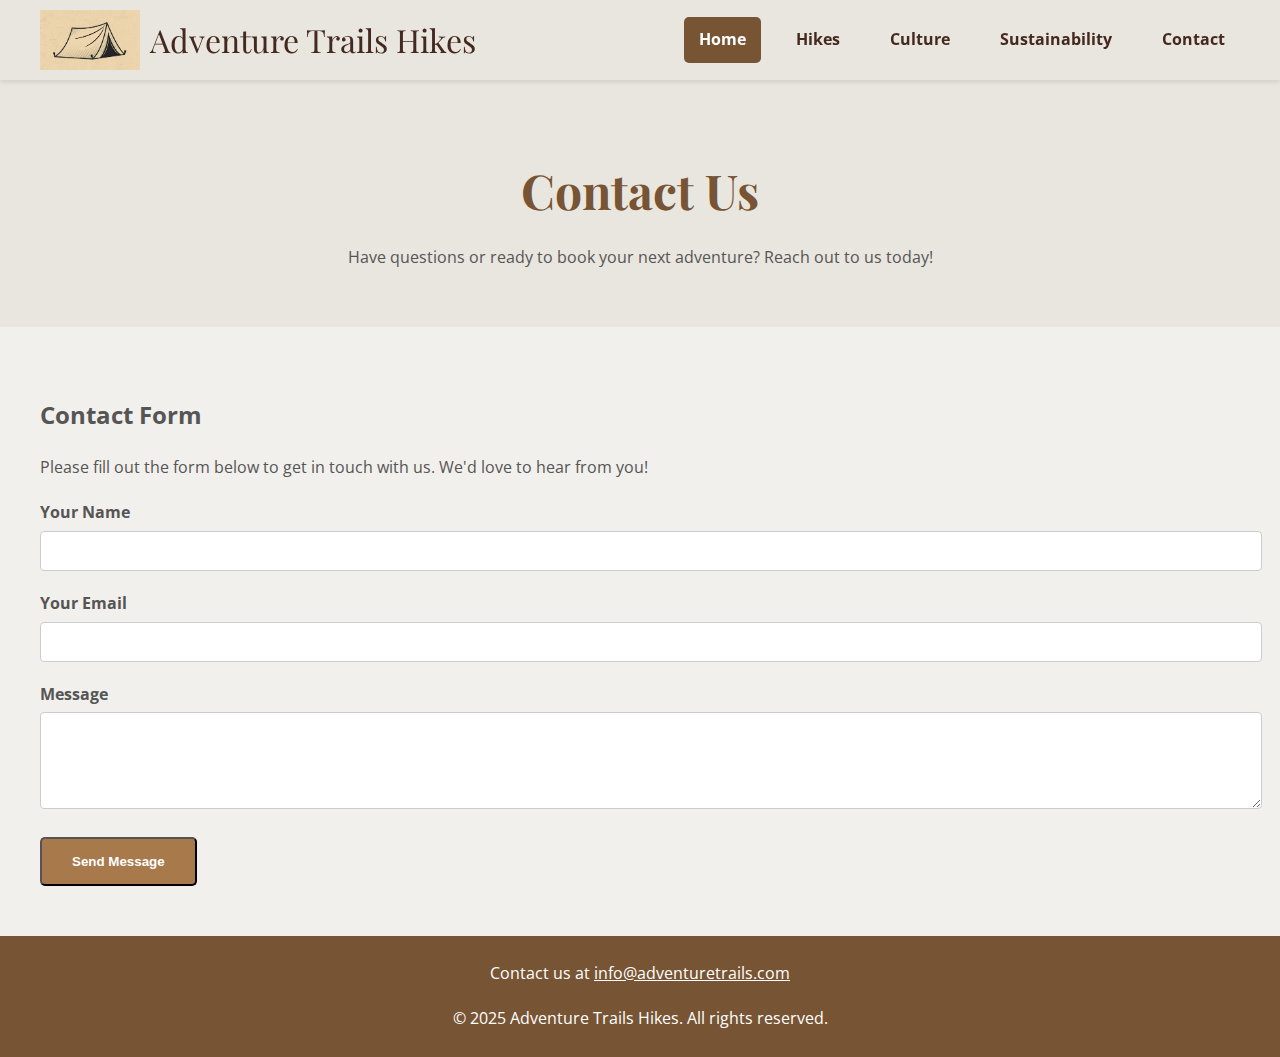
<file: contact.html>
<!DOCTYPE html>
<html lang="en">
<head>
  <meta charset="UTF-8">
  <meta name="viewport" content="width=device-width, initial-scale=1.0">
  <meta name="description" content="Contact Adventure Trails Hikes for inquiries, bookings, and more information about our extreme hiking adventures. Reach out to us today!">
  <meta name="keywords" content="contact, contact us, inquiries, bookings, hiking adventures, Adventure Trails Hikes">
  <meta name="author" content="adring93">
  <meta name="robots" content="index, follow">
  <title>Contact Us - Adventure Trails Hikes</title>
  <link rel="stylesheet" href="styles.css">
  <link href="https://fonts.googleapis.com/css2?family=Open+Sans:wght@400;700&family=Playfair+Display:wght@700&display=swap" rel="stylesheet">
  <link rel="stylesheet" href="https://cdnjs.cloudflare.com/ajax/libs/font-awesome/6.5.2/css/all.min.css" integrity="sha512-SnH5WK+bZxgPHs44uWIX+LLJAJ9/2PkPKZ5QiAj6Ta86w+fsb2TkcmfRyVX3pBnMFcV7oQPJkl9QevSCWr3W6A==" crossorigin="anonymous" referrerpolicy="no-referrer">
</head>
<body>
  <a href="#main-content" class="skip-link">Skip to main content</a>
  <header class="site-header">
    <div class="container">
      <a href="index.html" class="logo">
        <img src="assets/images/logo.jpg" alt="Adventure Trails Hikes Logo">
        Adventure Trails Hikes
      </a>
      <nav>
        <ul class="nav-links">
          <li class="active"><a href="index.html">Home</a></li>
          <li><a href="hikes.html">Hikes</a></li>
          <li><a href="culture.html">Culture</a></li>
          <li><a href="sustainability.html">Sustainability</a></li>
          <li><a href="contact.html">Contact</a></li>
        </ul>
      </nav>
    </div>
  </header>
  <main id="main-content">
    <section class="page-title">
      <div class="container">
        <h1>Contact Us</h1>
        <p>Have questions or ready to book your next adventure? Reach out to us today!</p>
      </div>
    </section>
    <section class="contact-form">
      <div class="container">
        <h2>Contact Form</h2> <!-- Added heading -->
        <p>Please fill out the form below to get in touch with us. We'd love to hear from you!</p>
        <form action="#" method="post">
          <div class="form-group">
            <label for="name">Your Name</label>
            <input type="text" id="name" name="name" required>
          </div>
          <div class="form-group">
            <label for="email">Your Email</label>
            <input type="email" id="email" name="email" required>
          </div>
          <div class="form-group">
            <label for="message">Message</label>
            <textarea id="message" name="message" rows="5" required></textarea>
          </div>
          <button type="submit" class="cta">Send Message</button>
        </form>
      </div>
    </section>
  </main>
  <footer class="site-footer">
    <div class="container">
      <p>Contact us at <a href="mailto:info@adventuretrails.com">info@adventuretrails.com</a></p>
      <ul class="social-links">
        <li><a href="#" aria-label="Visit our Facebook page"><i class="fab fa-facebook"></i></a></li>
        <li><a href="#" aria-label="Visit our Instagram page"><i class="fab fa-instagram"></i></a></li>
      </ul>
      <p>© 2025 Adventure Trails Hikes. All rights reserved.</p>
    </div>
  </footer>
</body>
</html>
</file>
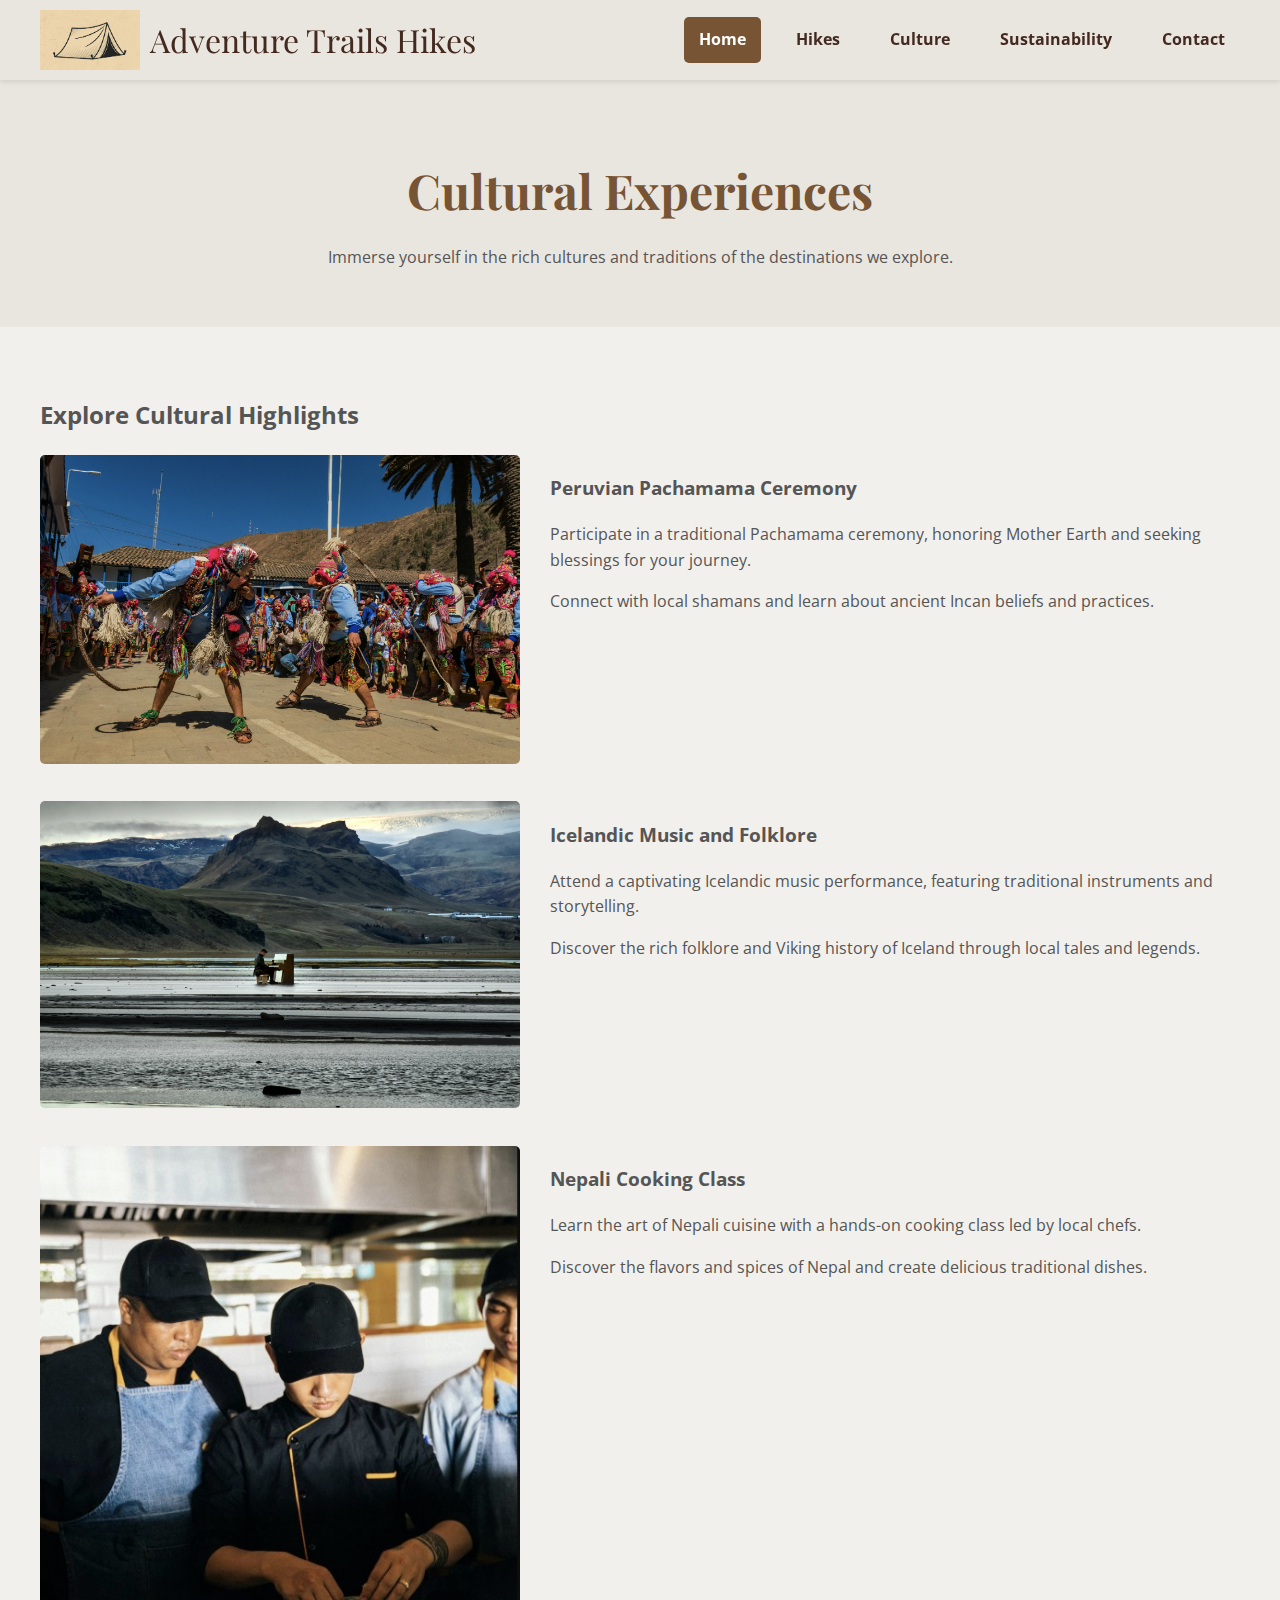
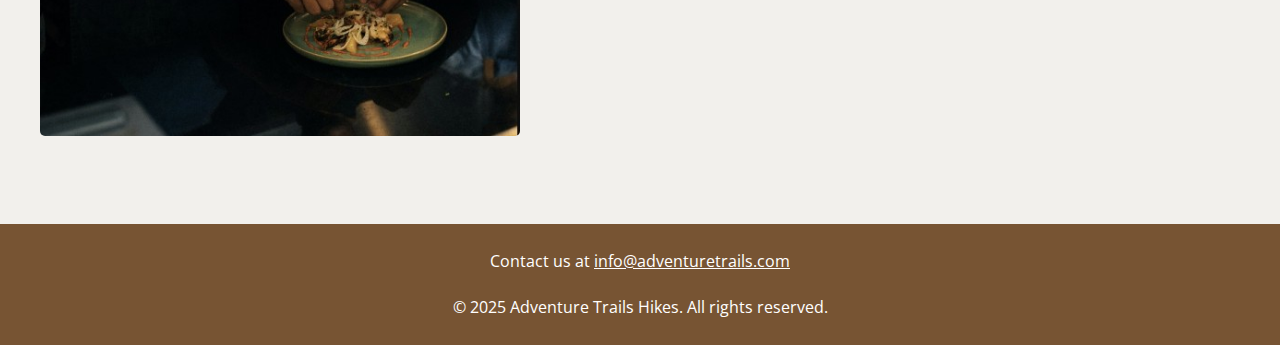
<file: culture.html>
<!DOCTYPE html>
<html lang="en">
<head>
  <meta charset="UTF-8">
  <meta name="viewport" content="width=device-width, initial-scale=1.0">
  <meta name="description" content="Immerse yourself in the cultural experiences offered by Adventure Trails Hikes. Discover traditions, cuisine, and local communities on our extreme hiking adventures.">
  <meta name="keywords" content="cultural immersion, hiking, cultural experiences, local communities, traditions, cuisine, Adventure Trails Hikes">
  <meta name="author" content="adring93">
  <meta name="robots" content="index, follow">
  <title>Cultural Experiences - Adventure Trails Hikes</title>
  <link rel="stylesheet" href="styles.css">
  <link href="https://fonts.googleapis.com/css2?family=Open+Sans:wght@400;700&family=Playfair+Display:wght@700&display=swap" rel="stylesheet">
  <link rel="stylesheet" href="https://cdnjs.cloudflare.com/ajax/libs/font-awesome/6.5.2/css/all.min.css" integrity="sha512-SnH5WK+bZxgPHs44uWIX+LLJAJ9/2PkPKZ5QiAj6Ta86w+fsb2TkcmfRyVX3pBnMFcV7oQPJkl9QevSCWr3W6A==" crossorigin="anonymous" referrerpolicy="no-referrer">
</head>
<body>
  <a href="#main-content" class="skip-link">Skip to main content</a>
  <header class="site-header">
    <div class="container">
      <a href="index.html" class="logo">
        <img src="assets/images/logo.jpg" alt="Adventure Trails Hikes Logo">
        Adventure Trails Hikes
      </a>
      <nav>
        <ul class="nav-links">
          <li class="active"><a href="index.html">Home</a></li>
          <li><a href="hikes.html">Hikes</a></li>
          <li><a href="culture.html">Culture</a></li>
          <li><a href="sustainability.html">Sustainability</a></li>
          <li><a href="contact.html">Contact</a></li>
        </ul>
      </nav>
    </div>
  </header>
  <main id="main-content">
    <section class="page-title">
      <div class="container">
        <h1>Cultural Experiences</h1>
        <p>Immerse yourself in the rich cultures and traditions of the destinations we explore.</p>
      </div>
    </section>
    <section class="cultural-experiences">
      <div class="container">
        <h2>Explore Cultural Highlights</h2> <!-- Added heading -->
        <article class="cultural-experience">
          <div class="experience-image">
            <img src="assets/images/peruseremony.jpg" alt="Traditional Peruvian dance performance">
          </div>
          <div class="experience-content">
            <h3>Peruvian Pachamama Ceremony</h3>
            <p>Participate in a traditional Pachamama ceremony, honoring Mother Earth and seeking blessings for your journey.</p>
            <p>Connect with local shamans and learn about ancient Incan beliefs and practices.</p>
          </div>
        </article>
        <article class="cultural-experience">
          <div class="experience-image">
            <img src="assets/images/iceland.jpg" alt="Icelandic music performance">
          </div>
          <div class="experience-content">
            <h3>Icelandic Music and Folklore</h3>
            <p>Attend a captivating Icelandic music performance, featuring traditional instruments and storytelling.</p>
            <p>Discover the rich folklore and Viking history of Iceland through local tales and legends.</p>
          </div>
        </article>
        <article class="cultural-experience">
          <div class="experience-image">
            <img src="assets/images/cooking.jpg" alt="Nepali cooking class">
          </div>
          <div class="experience-content">
            <h3>Nepali Cooking Class</h3>
            <p>Learn the art of Nepali cuisine with a hands-on cooking class led by local chefs.</p>
            <p>Discover the flavors and spices of Nepal and create delicious traditional dishes.</p>
          </div>
        </article>
      </div>
    </section>
  </main>
  <footer class="site-footer">
    <div class="container">
      <p>Contact us at <a href="mailto:info@adventuretrails.com">info@adventuretrails.com</a></p>
      <ul class="social-links">
        <li><a href="#" aria-label="Visit our Facebook page"><i class="fab fa-facebook"></i></a></li>
        <li><a href="#" aria-label="Visit our Instagram page"><i class="fab fa-instagram"></i></a></li>
      </ul>
      <p>© 2025 Adventure Trails Hikes. All rights reserved.</p>
    </div>
  </footer>
</body>
</html>
</file>
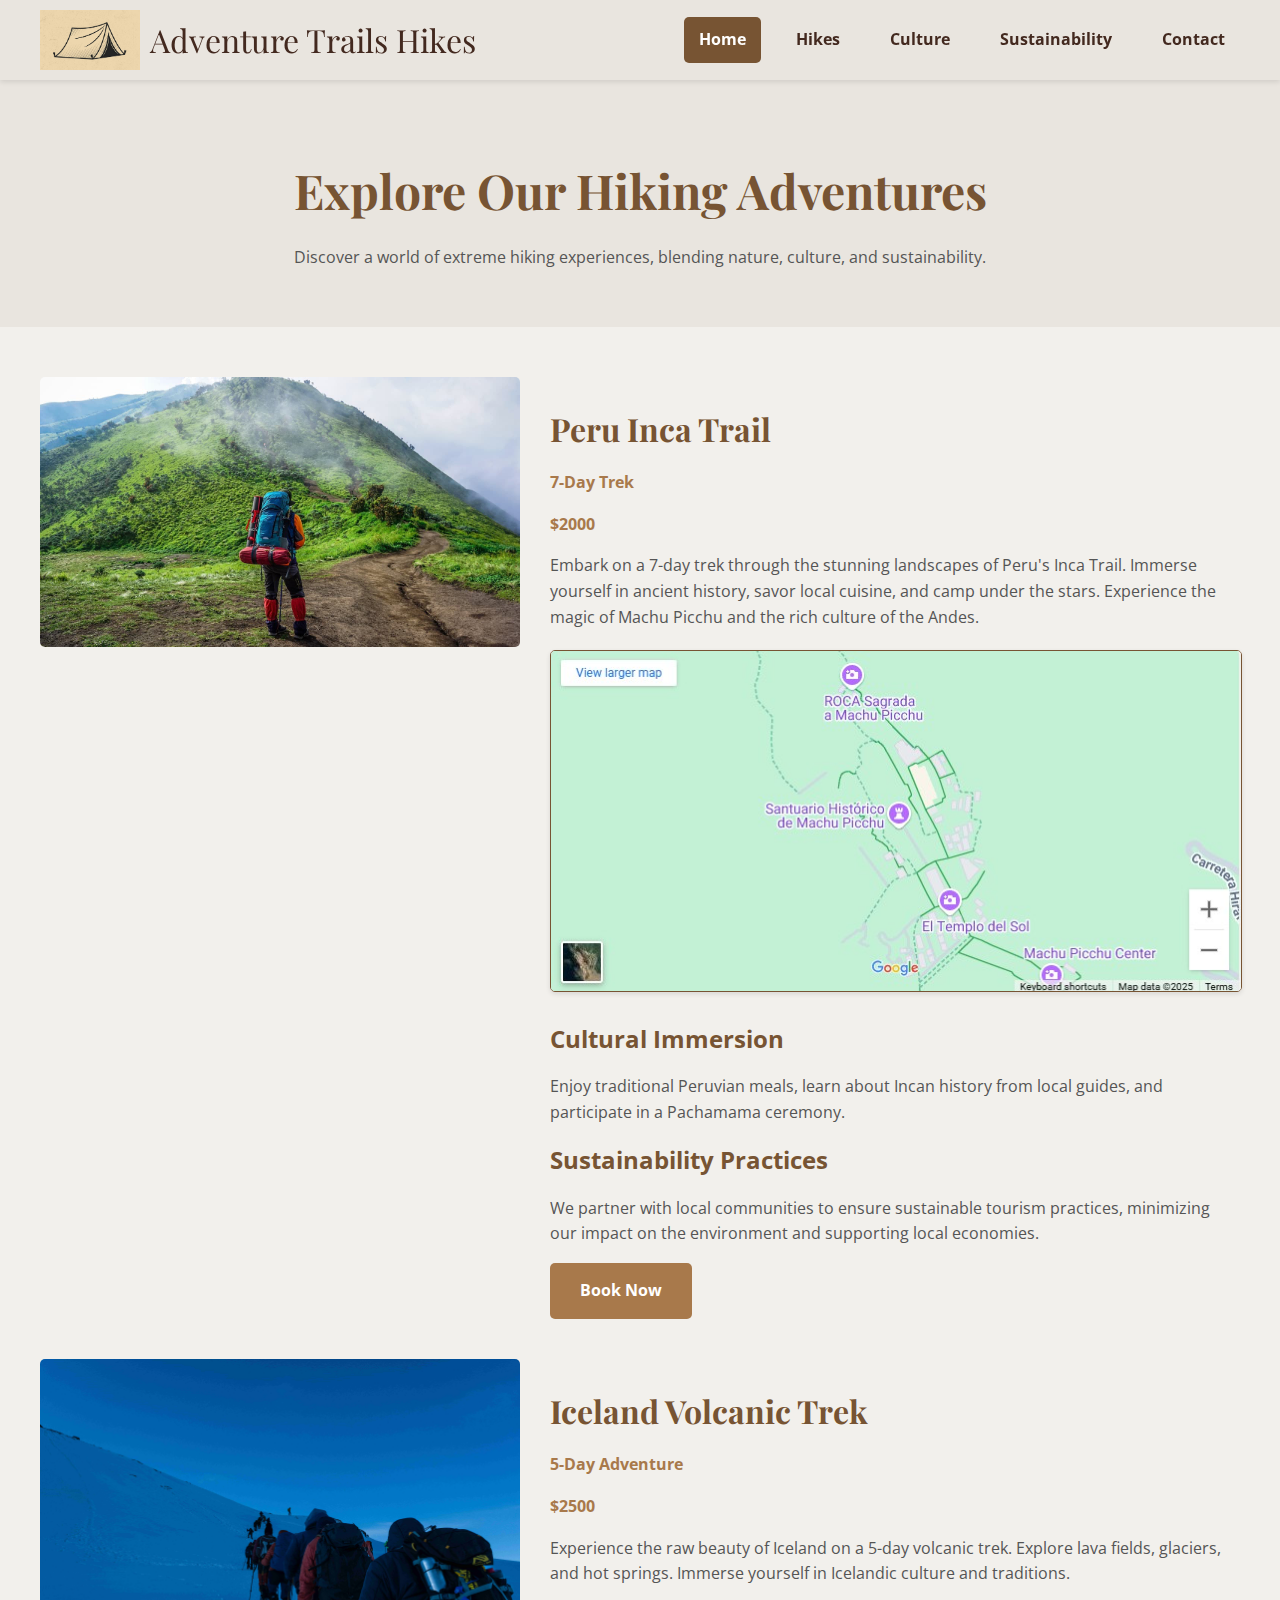
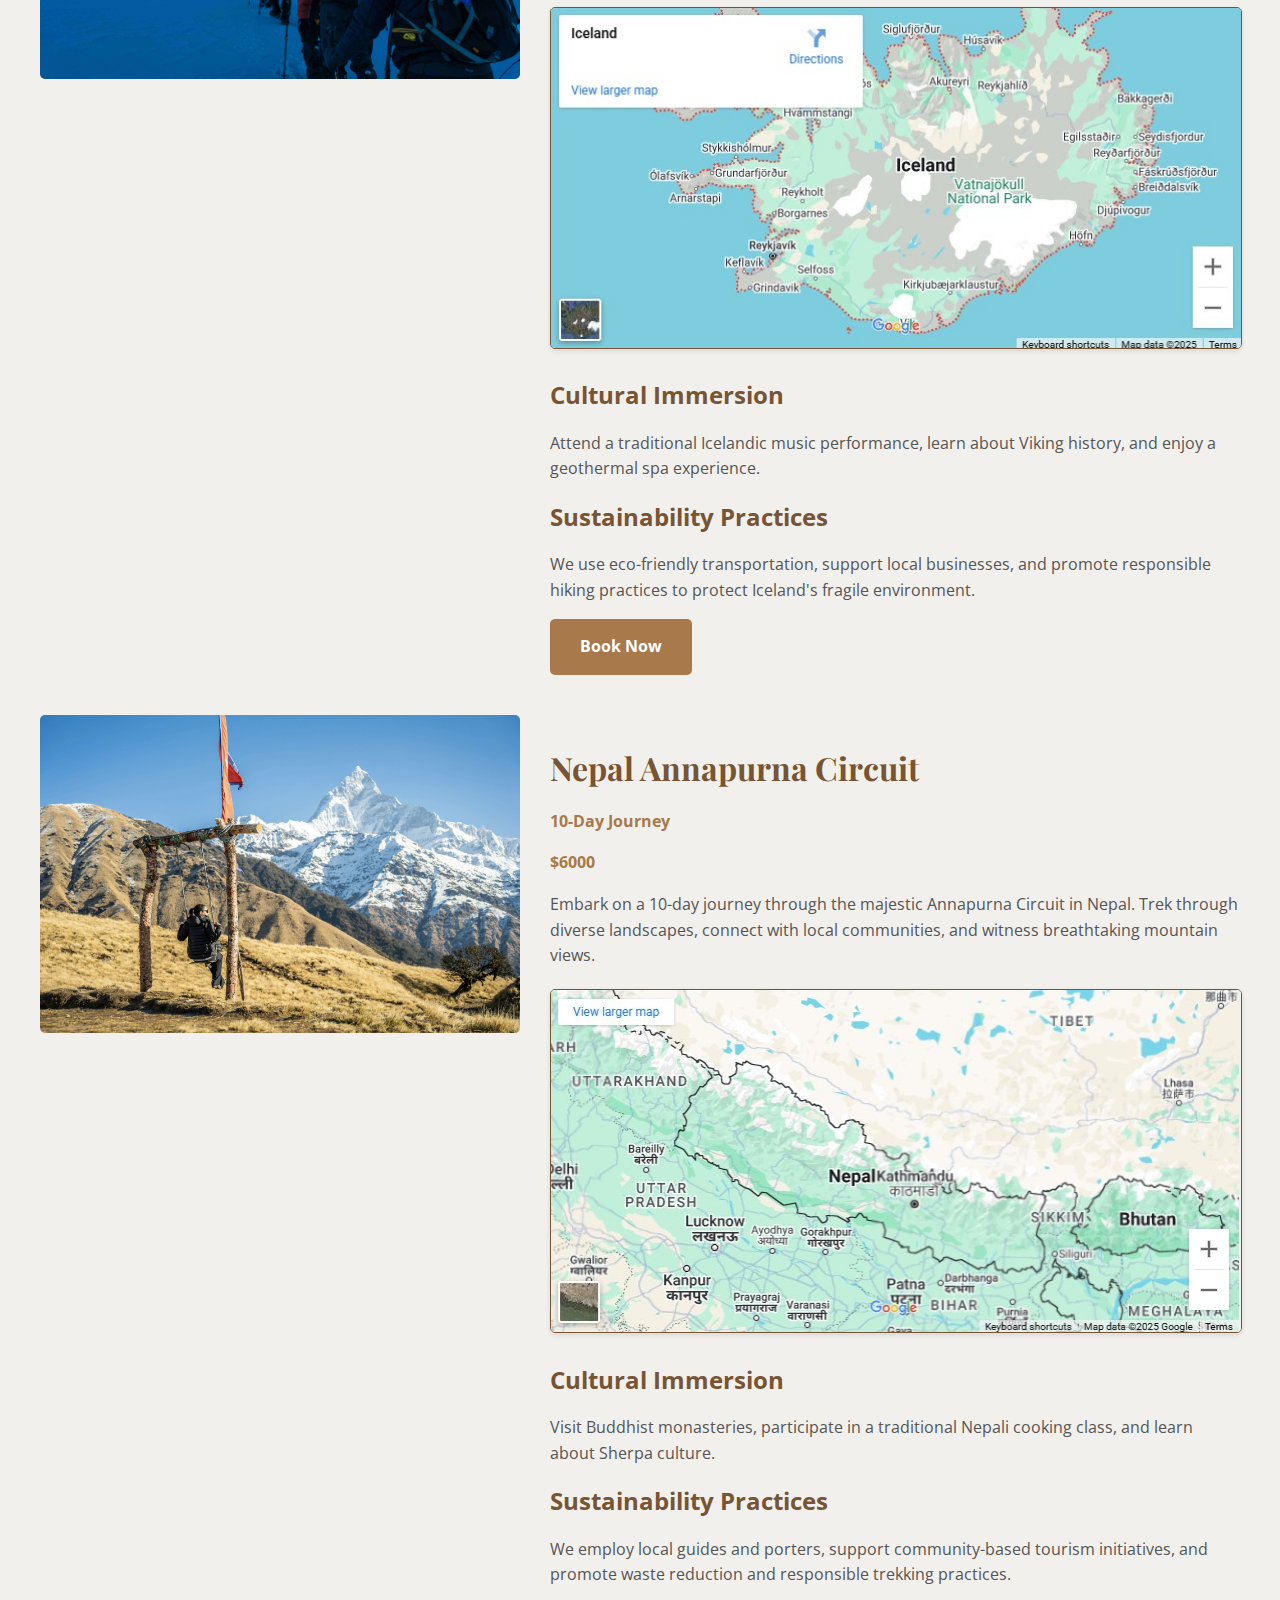
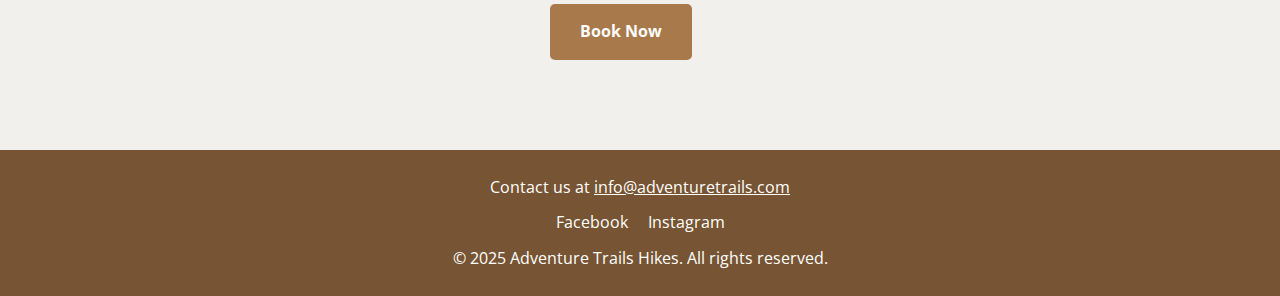
<file: hikes.html>
<!DOCTYPE html>
<html lang="en">
<head>
    <meta charset="UTF-8">
    <meta name="viewport" content="width=device-width, initial-scale=1.0">
    <meta name="description" content="Explore extreme hiking adventures with Adventure Trails Hikes. Discover cultural immersion and sustainable travel for young professionals.">
    <meta name="keywords" content="extreme hiking, cultural adventures, sustainable travel, adventure trails hikes, hikes, treks">
    <meta name="author" content="adring93">
    <meta name="robots" content="index, follow">
    <title>Adventure Trails Hikes - Explore Our Hiking Adventures</title>
    <link rel="stylesheet" href="styles.css">
    <link href="https://fonts.googleapis.com/css2?family=Open+Sans:wght@400;700&family=Playfair+Display:wght@700&display=swap" rel="stylesheet">
    <link rel="stylesheet" href="https://cdnjs.cloudflare.com/ajax/libs/font-awesome/6.5.2/css/all.min.css" integrity="sha512-SnH5WK+bZxgPHs44uWIX+LLJAJ9/2PkPKZ5QiAj6Ta86w+fsb2TkcmfRyVX3pBnMFcV7oQPJkl9QevSCWr3W6A==" crossorigin="anonymous" referrerpolicy="no-referrer" />
</head>
<body>
    <a href="#main-content" class="skip-link">Skip to main content</a>
 <header class="site-header">
  <div class="container">
    <a href="index.html" class="logo">
      <img src="assets/images/logo.jpg" alt="Adventure Trails Hikes Logo">
      Adventure Trails Hikes
    </a>
    <nav>
      <ul class="nav-links">
        <li class="active"><a href="index.html">Home</a></li>
        <li><a href="hikes.html">Hikes</a></li>
        <li><a href="culture.html">Culture</a></li>
        <li><a href="sustainability.html">Sustainability</a></li>
        <li><a href="contact.html">Contact</a></li>
      </ul>
    </nav>
  </div>
</header>
    <main id="main-content">
        <section class="page-title" aria-label="Page title">
            <div class="container">
                <h1>Explore Our Hiking Adventures</h1>
                <p>Discover a world of extreme hiking experiences, blending nature, culture, and sustainability.</p>
            </div>
        </section>
        <section class="hike-list" aria-label="List of hiking destinations">
            <div class="container">
                <article class="hike-detail" id="inca-trail">
                    <div class="hike-image">
                        <img src="assets/images/peru.jpg" alt="Hiker on Peru’s Inca Trail surrounded by ancient ruins" loading="lazy">
                    </div>
                    <div class="hike-content">
                        <h2>Peru Inca Trail</h2>
                        <p class="hike-duration">7-Day Trek</p>
                        <p class="hike-price">$2000</p>
                        <p>Embark on a 7-day trek through the stunning landscapes of Peru's Inca Trail. Immerse yourself in ancient history, savor local cuisine, and camp under the stars. Experience the magic of Machu Picchu and the rich culture of the Andes.</p>
                        <div class="map-container">
                            <img src="assets/images/perutrail.jpg" alt="Map of the Inca Trail" loading="lazy">
                        </div>
                        <h3>Cultural Immersion</h3>
                        <p>Enjoy traditional Peruvian meals, learn about Incan history from local guides, and participate in a Pachamama ceremony.</p>
                        <h3>Sustainability Practices</h3>
                        <p>We partner with local communities to ensure sustainable tourism practices, minimizing our impact on the environment and supporting local economies.</p>
                        <a href="contact.html" class="cta">Book Now</a>
                    </div>
                </article>
                <article class="hike-detail" id="iceland-trek">
                    <div class="hike-image">
                        <img src="assets/images/glacier.jpg" alt="Hiker on Iceland’s volcanic trails with lava fields" loading="lazy">
                    </div>
                    <div class="hike-content">
                        <h2>Iceland Volcanic Trek</h2>
                        <p class="hike-duration">5-Day Adventure</p>
                        <p class="hike-price">$2500</p>
                        <p>Experience the raw beauty of Iceland on a 5-day volcanic trek. Explore lava fields, glaciers, and hot springs. Immerse yourself in Icelandic culture and traditions.</p>
                        <div class="map-container">
                            <img src="assets/images/icelandtrail.jpg" alt="Map of Iceland" loading="lazy">
                        </div>
                        <h3>Cultural Immersion</h3>
                        <p>Attend a traditional Icelandic music performance, learn about Viking history, and enjoy a geothermal spa experience.</p>
                        <h3>Sustainability Practices</h3>
                        <p>We use eco-friendly transportation, support local businesses, and promote responsible hiking practices to protect Iceland's fragile environment.</p>
                        <a href="contact.html" class="cta">Book Now</a>
                    </div>
                </article>
                <article class="hike-detail" id="annapurna-circuit">
                    <div class="hike-image">
                        <img src="assets/images/annapurna.jpg" alt="Woman sitting on a swing overlooking the Annapurna Circuit with mountain views" loading="lazy">
                    </div>
                    <div class="hike-content">
                        <h2>Nepal Annapurna Circuit</h2>
                        <p class="hike-duration">10-Day Journey</p>
                        <p class="hike-price">$6000</p>
                        <p>Embark on a 10-day journey through the majestic Annapurna Circuit in Nepal. Trek through diverse landscapes, connect with local communities, and witness breathtaking mountain views.</p>
                        <div class="map-container">
                            <img src="assets/images/nepaltrail.jpg" alt="Map of the Annapurna Circuit" loading="lazy">
                        </div>
                        <h3>Cultural Immersion</h3>
                        <p>Visit Buddhist monasteries, participate in a traditional Nepali cooking class, and learn about Sherpa culture.</p>
                        <h3>Sustainability Practices</h3>
                        <p>We employ local guides and porters, support community-based tourism initiatives, and promote waste reduction and responsible trekking practices.</p>
                        <a href="contact.html" class="cta">Book Now</a>
                    </div>
                </article>
            </div>
        </section>
    </main>
    <footer class="site-footer" aria-label="Footer navigation and contact">
        <div class="container">
            <p>Contact us at <a href="mailto:info@adventuretrails.com">info@adventuretrails.com</a></p>
            <ul class="social-links">
                <li><a href="#" aria-label="Visit our Facebook page"><i class="fab fa-facebook"></i> Facebook</a></li>
                <li><a href="#" aria-label="Visit our Instagram page"><i class="fab fa-instagram"></i> Instagram</a></li>
            </ul>
            <p>© 2025 Adventure Trails Hikes. All rights reserved.</p>
        </div>
    </footer>
</body>
</html>
</file>
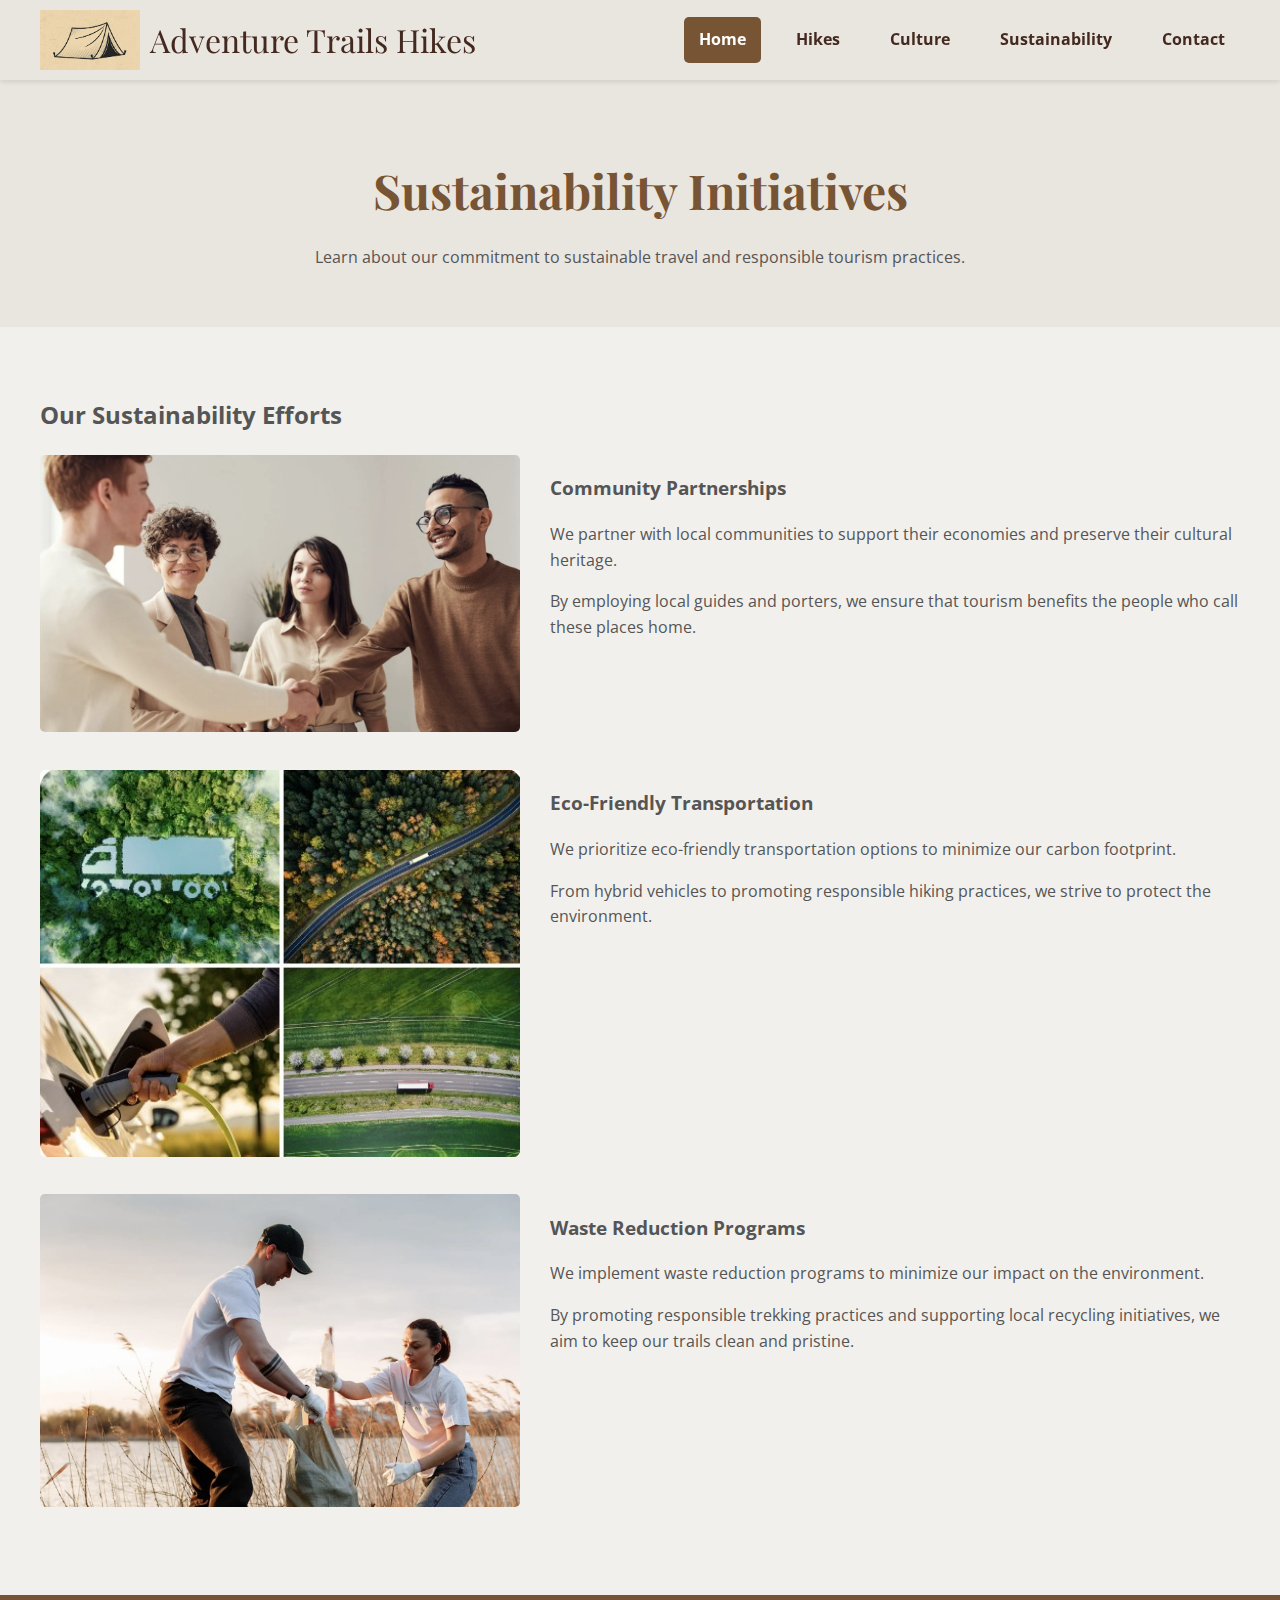
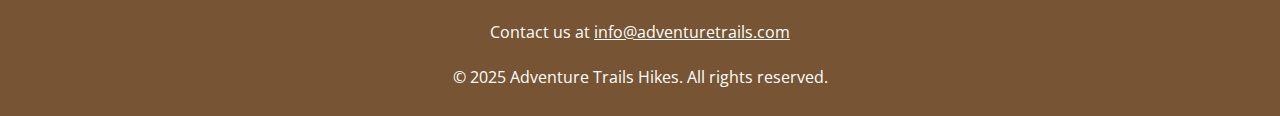
<file: sustainability.html>
<!DOCTYPE html>
<html lang="en">
<head>
  <meta charset="UTF-8">
  <meta name="viewport" content="width=device-width, initial-scale=1.0">
  <meta name="description" content="Learn about Adventure Trails Hikes' commitment to sustainable travel. Discover our initiatives for environmental protection and community support.">
  <meta name="keywords" content="sustainable travel, environmental protection, community support, responsible tourism, Adventure Trails Hikes">
  <meta name="author" content="adring93">
  <meta name="robots" content="index, follow">
  <title>Sustainability - Adventure Trails Hikes</title>
  <link rel="stylesheet" href="styles.css">
  <link href="https://fonts.googleapis.com/css2?family=Open+Sans:wght@400;700&family=Playfair+Display:wght@700&display=swap" rel="stylesheet">
  <link rel="stylesheet" href="https://cdnjs.cloudflare.com/ajax/libs/font-awesome/6.5.2/css/all.min.css" integrity="sha512-SnH5WK+bZxgPHs44uWIX+LLJAJ9/2PkPKZ5QiAj6Ta86w+fsb2TkcmfRyVX3pBnMFcV7oQPJkl9QevSCWr3W6A==" crossorigin="anonymous" referrerpolicy="no-referrer">
</head>
<body>
  <a href="#main-content" class="skip-link">Skip to main content</a>
  <header class="site-header">
    <div class="container">
      <a href="index.html" class="logo">
        <img src="assets/images/logo.jpg" alt="Adventure Trails Hikes Logo">
        Adventure Trails Hikes
      </a>
      <nav>
        <ul class="nav-links">
          <li class="active"><a href="index.html">Home</a></li>
          <li><a href="hikes.html">Hikes</a></li>
          <li><a href="culture.html">Culture</a></li>
          <li><a href="sustainability.html">Sustainability</a></li>
          <li><a href="contact.html">Contact</a></li>
        </ul>
      </nav>
    </div>
  </header>
  <main id="main-content">
    <section class="page-title">
      <div class="container">
        <h1>Sustainability Initiatives</h1>
        <p>Learn about our commitment to sustainable travel and responsible tourism practices.</p>
      </div>
    </section>
    <section class="sustainability-initiatives">
      <div class="container">
        <h2>Our Sustainability Efforts</h2> <!-- Added heading -->
        <article class="sustainability-item">
          <div class="sustainability-image">
            <img src="assets/images/community.jpg" alt="Local community partnership in Peru">
          </div>
          <div class="sustainability-content">
            <h3>Community Partnerships</h3>
            <p>We partner with local communities to support their economies and preserve their cultural heritage.</p>
            <p>By employing local guides and porters, we ensure that tourism benefits the people who call these places home.</p>
          </div>
        </article>
        <article class="sustainability-item">
          <div class="sustainability-image">
            <img src="assets/images/ecotravel.jpg" alt="Eco-friendly transportation in Iceland">
          </div>
          <div class="sustainability-content">
            <h3>Eco-Friendly Transportation</h3>
            <p>We prioritize eco-friendly transportation options to minimize our carbon footprint.</p>
            <p>From hybrid vehicles to promoting responsible hiking practices, we strive to protect the environment.</p>
          </div>
        </article>
        <article class="sustainability-item">
          <div class="sustainability-image">
            <img src="assets/images/save.jpg" alt="Waste reduction program in Nepal">
          </div>
          <div class="sustainability-content">
            <h3>Waste Reduction Programs</h3>
            <p>We implement waste reduction programs to minimize our impact on the environment.</p>
            <p>By promoting responsible trekking practices and supporting local recycling initiatives, we aim to keep our trails clean and pristine.</p>
          </div>
        </article>
      </div>
    </section>
  </main>
  <footer class="site-footer">
    <div class="container">
      <p>Contact us at <a href="mailto:info@adventuretrails.com">info@adventuretrails.com</a></p>
      <ul class="social-links">
        <li><a href="#" aria-label="Visit our Facebook page"><i class="fab fa-facebook"></i></a></li>
        <li><a href="#" aria-label="Visit our Instagram page"><i class="fab fa-instagram"></i></a></li>
      </ul>
      <p>© 2025 Adventure Trails Hikes. All rights reserved.</p>
    </div>
  </footer>
</body>
</html>
</file>
<file: styles.css>
body {
  font-family: 'Open Sans', sans-serif;
  line-height: 1.6;
  margin: 0;
  padding: 0;
  color: #555;
  background-color: #f2f0ec;
}

.container {
  max-width: 1200px;
  margin: 0 auto;
  padding: 0 20px;
}

a {
  color: #775433;
  text-decoration: none;
}

a:hover {
  color: #654321;
}

.skip-link {
  position: absolute;
  top: -40px;
  left: 0;
  background-color: #a8794b;
  color: white;
  padding: 8px;
  z-index: 100;
  transition: top 0.3s ease;
}

.skip-link:focus {
  top: 0;
}

.visually-hidden {
  position: absolute;
  width: 1px;
  height: 1px;
  padding: 0;
  margin: -1px;
  overflow: hidden;
  clip: rect(0, 0, 0, 0);
  border: 0;
}

.site-header {
  background-color: #e9e5df;
  padding: 10px 0;
  box-shadow: 0 2px 5px rgba(0, 0, 0, 0.1);
  position: sticky;
  top: 0;
  z-index: 100;
}

.site-header .container {
  display: flex;
  justify-content: space-between;
  align-items: center;
}

.logo {
  font-family: 'Playfair Display', serif;
  font-size: 2em;
  color: #43291f;
  text-decoration: none;
  display: flex;
  align-items: center;
}

.logo img {
  margin-right: 10px;
  height: 60px;
}

.nav-toggle,
.nav-toggle-label {
  display: none;
}

.nav-links {
  list-style: none;
  padding: 0;
  margin: 0;
  display: flex;
}

.nav-links li {
  margin-left: 20px;
}

.nav-links a {
  text-decoration: none;
  color: #43291f;
  font-weight: bold;
  display: block; /* Make the entire area clickable */
  padding: 10px 15px; /* Add padding for better click area */
}

/* Style for the active link */
.nav-links li.active a {
    color: #fff;
    background-color: #775433; /* Brown color */
    border-radius: 5px;
}

.hero {
  position: relative;
  overflow: hidden;
}

.hero-image-combined {
  position: relative;
  height: 600px;
  overflow: hidden;
  display: flex;
  justify-content: center;
  align-items: center;
  text-align: center;
  color: white;
}

.hero-image-combined img {
  width: 100%;
  height: 100%;
  object-fit: cover;
  object-position: center;
  position: absolute;
  top: 0;
  left: 0;
  z-index: -1;
}

.hero-text {
  position: relative;
  padding: 20px;
  background: rgba(0, 0, 0, 0.4);
  border-radius: 10px;
}

.hero-text h1 {
  font-family: 'Playfair Display', serif;
  font-size: 4em;
  margin-bottom: 20px;
  color: #f0f0f0;
  text-shadow: 2px 2px 4px #000000;
}

.hero-text p {
  font-size: 1.4em;
  margin-bottom: 30px;
  color: #ddd;
  text-shadow: 1px 1px 2px #000000;
}

.cta {
  display: inline-block;
  background-color: #a8794b;
  color: #fff;
  padding: 15px 30px;
  text-decoration: none;
  border-radius: 5px;
  font-weight: bold;
}

.cta:hover {
  background-color: #775433;
}

.featured-hikes {
  padding: 50px 0;
  background-color: #e9e5df;
}

.featured-hikes h2 {
  font-family: 'Playfair Display', serif;
  font-size: 2.5em;
  text-align: center;
  margin-bottom: 10px;
  color: #775433;
}

.featured-hikes p {
  text-align: center;
  margin-bottom: 30px;
}

.hike-grid {
  display: grid;
  grid-template-columns: repeat(auto-fit, minmax(300px, 1fr));
  gap: 30px;
}

.hike-card {
  background-color: #fff;
  border-radius: 5px;
  overflow: hidden;
  box-shadow: 0 2px 5px rgba(0, 0, 0, 0.1);
  transition: transform 0.3s ease;
}

.hike-card:hover {
  transform: translateY(-5px);
}

.hike-card img {
  width: 100%;
  height: 200px;
  object-fit: cover;
}

.hike-card h3 {
  font-size: 1.5em;
  margin: 15px;
  color: #775433;
}

.hike-card p {
  margin: 0 15px 15px;
  color: #555;
}

.card-link {
  display: block;
  padding: 10px 15px;
  background-color: #775433;
  color: #fff;
  text-decoration: none;
  text-align: center;
}

.card-link:hover {
  background-color: #654321;
}

.site-footer {
  background-color: #775433;
  color: #fff;
  padding: 20px 0;
  text-align: center;
}

.site-footer p {
  margin: 5px 0;
}
.site-footer a {
  color: #fff;
  text-decoration: underline; 
}
.site-footer a:hover {
  color: #a8794b;
}

.social-links {
  list-style: none;
  padding: 0;
  margin: 10px 0;
  display: flex;
  justify-content: center;
}

.social-links li {
  margin: 0 10px;
}

.social-links a {
  color: #fff;
  text-decoration: none;
}

.social-links a:hover {
  color: #a8794b;
}

.page-title {
  background-color: #e9e5df;
  padding: 40px 0;
  text-align: center;
}

.page-title h1 {
  font-family: 'Playfair Display', serif;
  font-size: 3em;
  margin-bottom: 10px;
  color: #775433;
}

.hike-list {
  padding: 50px 0;
}

.hike-detail {
  display: flex;
  flex-direction: column;
  margin-bottom: 40px;
}

@media (min-width: 769px) {
  .hike-detail {
    flex-direction: row;
    align-items: flex-start;
    gap: 30px;
  }
}

.hike-image {
  margin-bottom: 20px;
  flex: 1;
}

.hike-image img {
  width: 100%;
  height: auto;
  object-fit: cover;
  border-radius: 5px;
}

.hike-content {
  flex: 2;
}

.hike-content h2 {
  font-family: 'Playfair Display', serif;
  font-size: 2em;
  margin-bottom: 10px;
  color: #775433;
}

.hike-content h3 {
  font-size: 1.5em;
  margin: 15px 0 5px;
  color: #775433;
}

.hike-duration,
.hike-price {
  font-weight: bold;
  color: #a8794b;
  margin-bottom: 10px;
}

.cultural-experiences {
  padding: 50px 0;
}

.cultural-experience {
  display: flex;
  flex-direction: column;
  margin-bottom: 30px;
}

.experience-image {
  margin-bottom: 20px;
}

.experience-image img {
  width: 100%;
  height: auto;
  object-fit: cover;
  border-radius: 5px;
}

.experience-content h2 {
  font-family: 'Playfair Display', serif;
  font-size: 1.75em;
  margin-bottom: 10px;
  color: #775433;
}

.sustainability-initiatives {
  padding: 50px 0;
}

.sustainability-item {
  display: flex;
  flex-direction: column;
  margin-bottom: 30px;
}

.sustainability-image {
  margin-bottom: 20px;
}

.sustainability-image img {
  width: 100%;
  height: auto;
  object-fit: cover;
  border-radius: 5px;
}

.sustainability-content h2 {
  font-family: 'Playfair Display', serif;
  font-size: 1.75em;
  margin-bottom: 10px;
  color: #775433;
}

.contact-form {
  padding: 50px 0;
}

.contact-form p {
  margin-bottom: 20px;
}

.form-group {
  margin-bottom: 20px;
}

.form-group label {
  display: block;
  font-weight: bold;
  margin-bottom: 5px;
}

.form-group input[type="text"],
.form-group input[type="email"],
.form-group textarea {
  width: 100%;
  padding: 10px;
  border: 1px solid #ccc;
  border-radius: 4px;
  font-size: 1em;
}

.form-group textarea {
  resize: vertical;
}

.trail-section {
  position: relative;
  overflow: hidden;
}

.trail-image-combined {
  position: relative;
  height: 400px;
  overflow: hidden;
  display: flex;
  justify-content: center;
  align-items: center;
  text-align: center;
  color: white;
}

.trail-image-combined img {
  width: 100%;
  height: auto;
  object-fit: cover;
  object-position: center;
  position: absolute;
  top: 0;
  left: 0;
  z-index: -1;
}

.trail-text {
  position: relative;
  padding: 20px;
  background: rgba(0, 0, 0, 0.4);
  border-radius: 10px;
}

.trail-text h2 {
  font-family: 'Playfair Display', serif;
  font-size: 3em;
  margin-bottom: 20px;
  color: #f0f0f0;
  text-shadow: 2px 2px 4px #000000;
}

.trail-text p {
  font-size: 1.2em;
  margin-bottom: 30px;
  color: #ddd;
  text-shadow: 1px 1px 2px #000000;
}

.map-container {
  margin: 20px 0;
}

.map-container img {
  width: 100%;
  height: auto;
  border-radius: 5px;
  box-shadow: 0 2px 5px rgba(0, 0, 0, 0.1);
  border: 1px solid #775433;
}

/* Specific styles for index.html */
.hero-image-combined {
    background-image: url("assets/images/sunrise.jpg");
    background-size: cover;
    background-position: center;
}

.trail-image-combined {
    background-image: url("assets/images/trail.jpg");
    background-size: cover;
    background-position: center;
}

@media (max-width: 768px) {
  .nav-toggle-label {
    display: block;
    cursor: pointer;
    width: 30px;
    height: 25px;
    position: relative;
  }
  .nav-toggle-label span,
  .nav-toggle-label span::before,
  .nav-toggle-label span::after {
    background: #43291f;
    height: 3px;
    width: 100%;
    position: absolute;
    left: 0;
    transition: all 0.3s ease;
  }
  .nav-toggle-label span {
    top: 50%;
  }
  .nav-toggle-label span::before {
    content: '';
    top: -10px;
  }
  .nav-toggle-label span::after {
    content: '';
    top: 10px;
  }
  .nav-links {
    display: none;
    position: absolute;
    top: 100%;
    left: 0;
    right: 0;
    background: #e9e5df;
    flex-direction: column;
    padding: 20px;
  }
  .nav-links li {
    margin: 10px 0;
  }
  .nav-toggle:checked ~ .nav-links {
    display: flex;
  }
  .nav-toggle:checked ~ .nav-toggle-label span {
    background: transparent;
  }
  .nav-toggle:checked ~ .nav-toggle-label span::before {
    transform: rotate(45deg);
    top: 0;
  }
  .nav-toggle:checked ~ .nav-toggle-label span::after {
    transform: rotate(-45deg);
    top: 0;
  }
  .hero-image-combined,
  .trail-image-combined {
    height: 300px;
  }
  .hero-text h1,
  .trail-text h2 {
    font-size: 2.5em;
  }
  .hero-text p,
  .trail-text p {
    font-size: 1em;
  }
  .hike-detail,
  .cultural-experience,
  .sustainability-item {
    flex-direction: column;
  }
   .nav-links {
    font-size: 0.8em;
    display: flex;
    flex-direction: row;
    justify-content: center;
  }
  .nav-links li {
    margin-left: 5px;
  }
}

@media (min-width: 769px) {
  .nav-links {
    display: flex !important;
  }
  .hike-detail,
  .cultural-experience,
  .sustainability-item {
    flex-direction: row;
    align-items: flex-start;
    gap: 30px;
  }
  .hike-image,
  .experience-image,
  .sustainability-image {
    flex: 0 0 40%;
    margin-bottom: 0;
  }
  .hike-content,
  .experience-content,
  .sustainability-content {
    flex: 1;
  }
}
</file>
